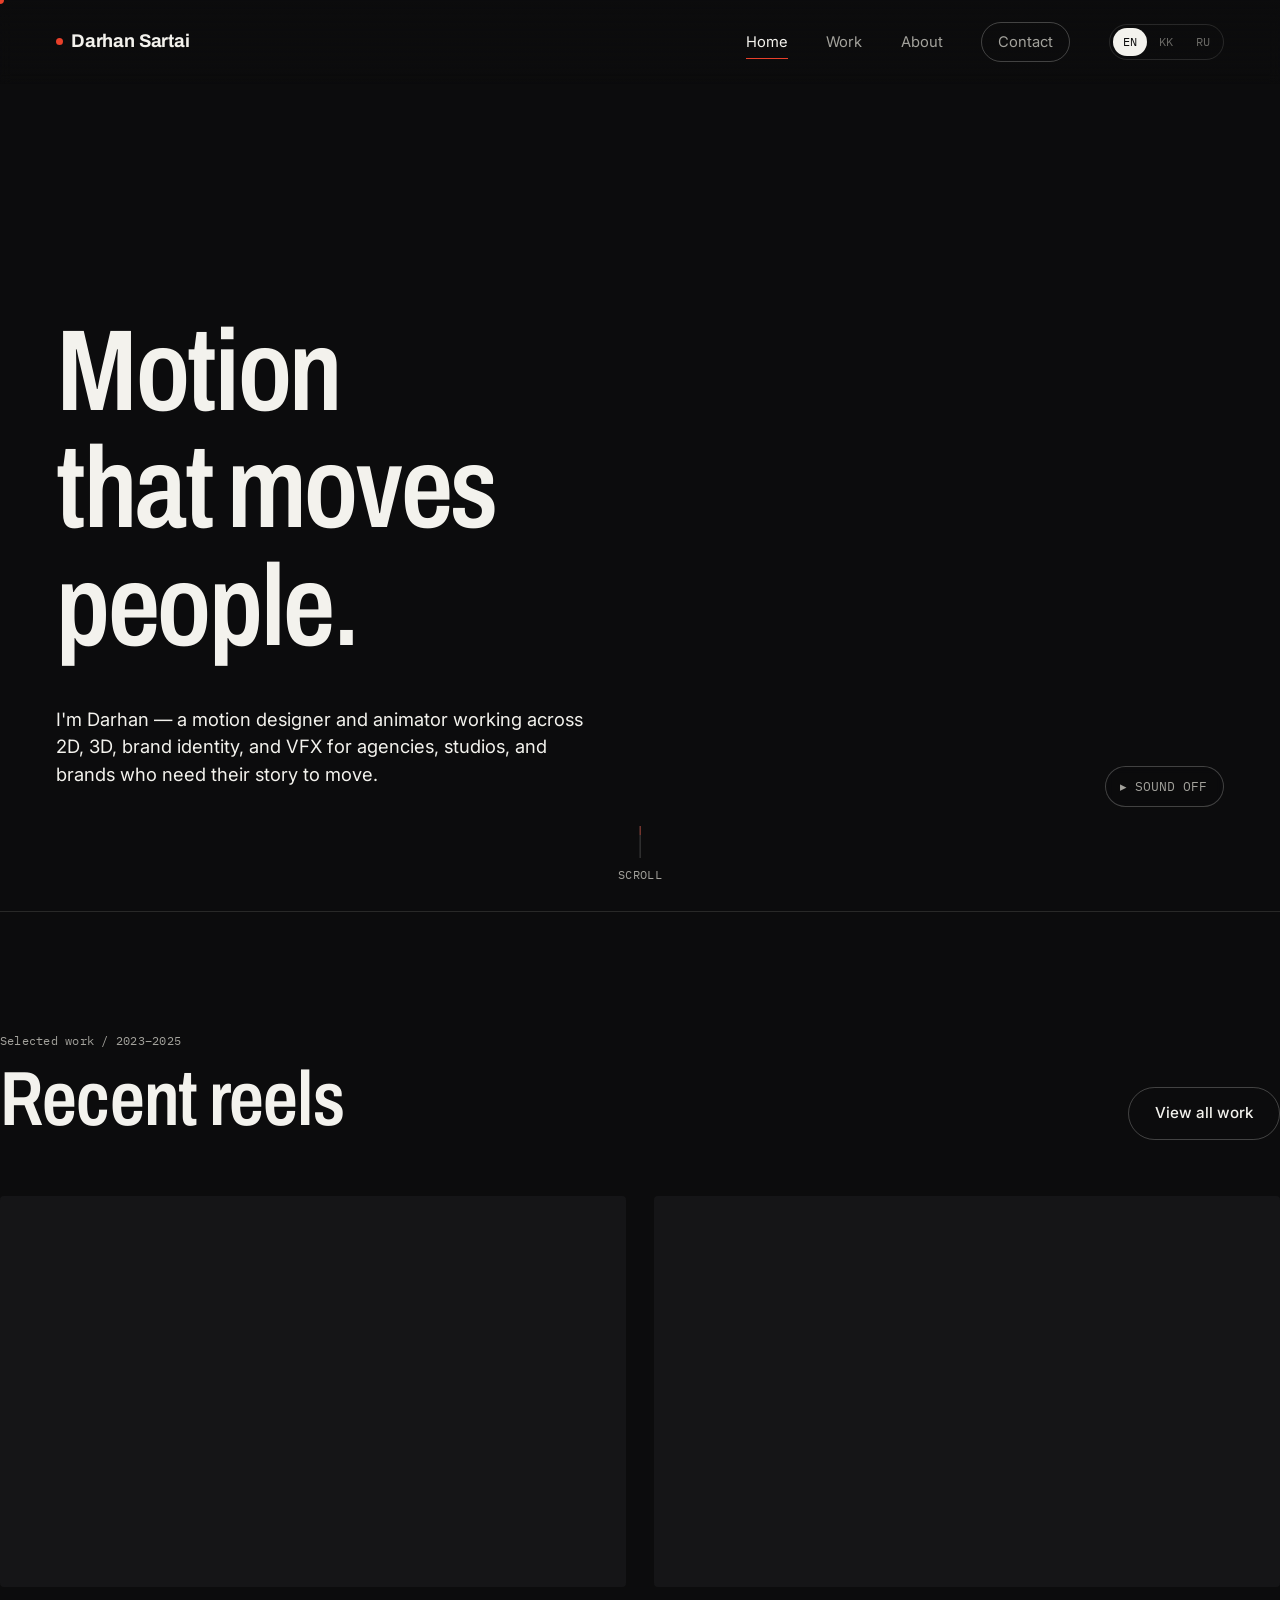
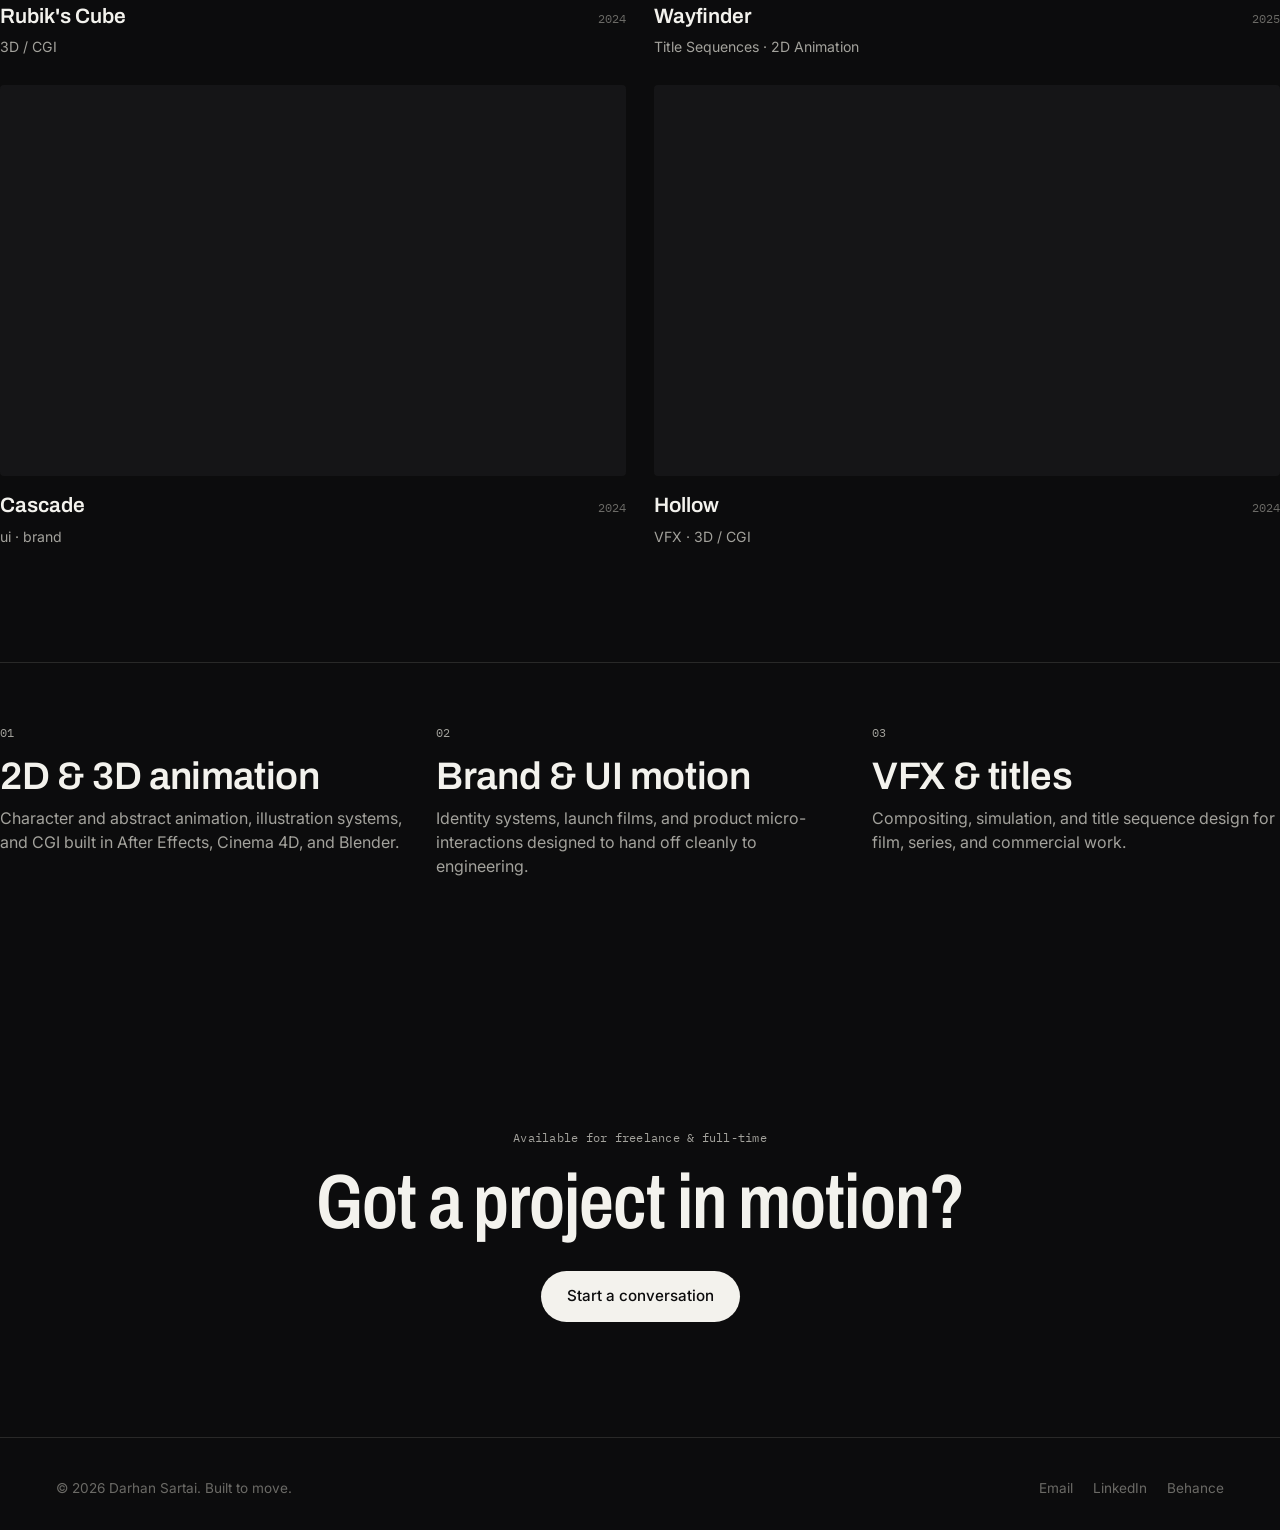
<file: index.html>
<!DOCTYPE html>
<html lang="en">
<head>
<meta charset="UTF-8" />
<meta name="viewport" content="width=device-width, initial-scale=1.0" />
<title>Darhan Sartai — Motion Designer</title>
<meta name="description" content="Darhan Sartai is a motion designer working across 2D animation, 3D/CGI, brand identity, UI motion, VFX, and title sequences. Based in Los Angeles, available for freelance and full-time work." />

<!-- Open Graph -->
<meta property="og:title" content="Darhan Sartai — Motion Designer" />
<meta property="og:description" content="Motion design and animation reel — 2D, 3D, brand, UI motion, VFX, and title sequences." />
<meta property="og:type" content="website" />
<meta property="og:image" content="assets/og-cover.jpg" />
<meta name="twitter:card" content="summary_large_image" />

<link rel="preconnect" href="https://fonts.googleapis.com" />
<link rel="preconnect" href="https://fonts.gstatic.com" crossorigin />
<link href="https://fonts.googleapis.com/css2?family=Archivo:wght@500;600;700;800&family=Inter:wght@400;500;600&family=IBM+Plex+Mono:wght@400;500&display=swap" rel="stylesheet" />
<link rel="stylesheet" href="css/style.css" />
</head>
<body>
<a class="skip-link" href="#main" data-i18n="skip_link">Skip to content</a>

<header class="site-header">
  <a href="index.html" class="brand"><span class="rec-dot" aria-hidden="true"></span><span data-i18n="brand_name">Darhan Sartai</span></a>
  <button class="nav-toggle" aria-label="Toggle menu" aria-expanded="false" data-i18n-aria="nav_toggle_aria">
    <span></span><span></span><span></span>
  </button>
  <nav class="main-nav" aria-label="Primary">
    <a href="index.html" class="is-active" data-i18n="nav_home">Home</a>
    <a href="work.html" data-i18n="nav_work">Work</a>
    <a href="about.html" data-i18n="nav_about">About</a>
    <a href="contact.html" class="nav-cta" data-i18n="nav_contact">Contact</a>
    <div class="lang-switch" role="group" data-i18n-aria="lang_switch_aria" aria-label="Language">
      <button type="button" data-lang="en">EN</button>
      <button type="button" data-lang="kk">KK</button>
      <button type="button" data-lang="ru">RU</button>
    </div>
  </nav>
</header>

<main id="main">

  <!-- HERO -->
  <section class="hero">
    <video
      class="hero-media"
      data-src="https://0690de8b.rubikscube-2mx.pages.dev/Rubik_s_Cube_Loop.mp4"
      data-autoplay
      autoplay muted loop playsinline
      aria-hidden="true"
    ></video>
    <div class="hero-scrim"></div>
    <div class="hero-content">
      <h1 class="display-xl" data-i18n-html="hero_headline_html">Motion<br />that moves<br />people.</h1>
      <div class="hero-tagline">
        <p class="lede" data-i18n="hero_lede">
          I'm Darhan — a motion designer and animator working across 2D, 3D,
          brand identity, and VFX for agencies, studios, and brands who need
          their story to move.
        </p>
        <button class="hero-sound-toggle" data-sound-toggle aria-pressed="false" data-cursor-hover>
          ▸ SOUND OFF
        </button>
      </div>
    </div>
    <div class="scroll-cue" aria-hidden="true"><span class="line"></span><span data-i18n="scroll_cue">SCROLL</span></div>
  </section>

  <!-- FEATURED WORK -->
  <section class="section container">
    <div class="section-head reveal">
      <div>
        <span class="eyebrow-mono" data-i18n="home_eyebrow_selected">Selected work / 2023–2025</span>
        <h2 class="display-lg" style="margin-top:10px;" data-i18n="home_recent_reels">Recent reels</h2>
      </div>
      <a href="work.html" class="btn btn-outline" data-cursor-hover data-i18n="home_view_all">View all work</a>
    </div>

    <div class="grid" id="featured-grid"></div>
  </section>

  <!-- CAPABILITIES STRIP -->
  <section class="section container" style="padding-top:0;">
    <div class="hr reveal" style="margin-bottom:56px;"></div>
    <div class="grid reveal">
      <div class="card span-4">
        <span class="eyebrow-mono">01</span>
        <h3 class="display-md" style="margin-top:14px;" data-i18n="cap1_title">2D &amp; 3D animation</h3>
        <p style="margin-top:10px;" data-i18n="cap1_body">Character and abstract animation, illustration systems, and CGI built in After Effects, Cinema 4D, and Blender.</p>
      </div>
      <div class="card span-4">
        <span class="eyebrow-mono">02</span>
        <h3 class="display-md" style="margin-top:14px;" data-i18n="cap2_title">Brand &amp; UI motion</h3>
        <p style="margin-top:10px;" data-i18n="cap2_body">Identity systems, launch films, and product micro-interactions designed to hand off cleanly to engineering.</p>
      </div>
      <div class="card span-4">
        <span class="eyebrow-mono">03</span>
        <h3 class="display-md" style="margin-top:14px;" data-i18n="cap3_title">VFX &amp; titles</h3>
        <p style="margin-top:10px;" data-i18n="cap3_body">Compositing, simulation, and title sequence design for film, series, and commercial work.</p>
      </div>
    </div>
  </section>

  <!-- CTA -->
  <section class="section container text-center reveal">
    <span class="eyebrow-mono" data-i18n="cta_eyebrow">Available for freelance &amp; full-time</span>
    <h2 class="display-lg" style="margin-top:16px;" data-i18n="cta_title">Got a project in motion?</h2>
    <a href="contact.html" class="btn btn-primary" style="margin-top:28px;" data-cursor-hover data-i18n="cta_button">Start a conversation</a>
  </section>

</main>

<footer class="site-footer">
  <span>© <span id="year"></span> <span data-i18n="brand_name">Darhan Sartai</span>. <span data-i18n="footer_tagline">Built to move.</span></span>
  <div class="footer-links">
    <a href="mailto:sartayevdarkhan@gmail.com?subject=Design%20work&body=Hi%3F%20Would%20you%20move%20something%20for%20me%3F" data-i18n="footer_email">Email</a>
    <a href="www.linkedin.com/in/darhan-sartai-8779721a7/" target="_blank" rel="noopener" data-i18n="footer_linkedin">LinkedIn</a>
    <a href="https://www.behance.net/sartayevda70a0" target="_blank" rel="noopener" data-i18n="footer_vimeo">Behance</a>
  </div>
</footer>

<div class="cinema-overlay" aria-hidden="true">
  <button class="cinema-close" data-cinema-close aria-label="Close cinema mode" data-i18n-aria="cinema_close_aria">✕</button>
  <video controls playsinline></video>
</div>

<script src="js/data.js"></script>
<script src="js/i18n.js"></script>
<script>
  document.getElementById("year").textContent = new Date().getFullYear();

  // Render featured grid from data.js, localized to the current language.
  function renderFeaturedGrid() {
    const lang = getLang();
    const featured = PROJECTS.filter((p) => p.featured);
    const gridEl = document.getElementById("featured-grid");
    gridEl.innerHTML = featured
      .map((p) => {
        const catLabels = p.categories.map((c) => categoryLabel(c, lang)).join(" · ");
        return `
        <article class="card reveal is-visible">
          <a class="card-link" href="project.html?p=${p.slug}" data-cursor-hover>
            <div class="card-media">
              <video muted loop playsinline preload="none"
                data-src="${p.video.src}"
                data-autoplay
                onmouseenter="this.play&&this.play().catch(()=>{})"
                onmouseleave="this.pause&&this.pause()"
              ></video>
              <div class="card-play"><div class="card-play-ring">${'<svg viewBox="0 0 24 24"><polygon points="6,4 20,12 6,20"/></svg>'}</div></div>
            </div>
            <div class="card-meta">
              <span class="card-title">${p.title}</span>
              <span class="card-sub tc">${p.year}</span>
            </div>
            <div class="card-cats">${catLabels}</div>
          </a>
        </article>`;
      })
      .join("");

    // Lazy-load the videos just injected.
    document.querySelectorAll("#featured-grid video[data-src]").forEach((v) => {
      const io = new IntersectionObserver((entries) => {
        entries.forEach((e) => {
          if (e.isIntersecting && !e.target.src) e.target.src = e.target.getAttribute("data-src");
        });
      }, { rootMargin: "200px" });
      io.observe(v);
    });
  }

  renderFeaturedGrid();
  window.addEventListener("langchange", renderFeaturedGrid);
</script>
<script src="js/main.js"></script>
</body>
</html>
</file>
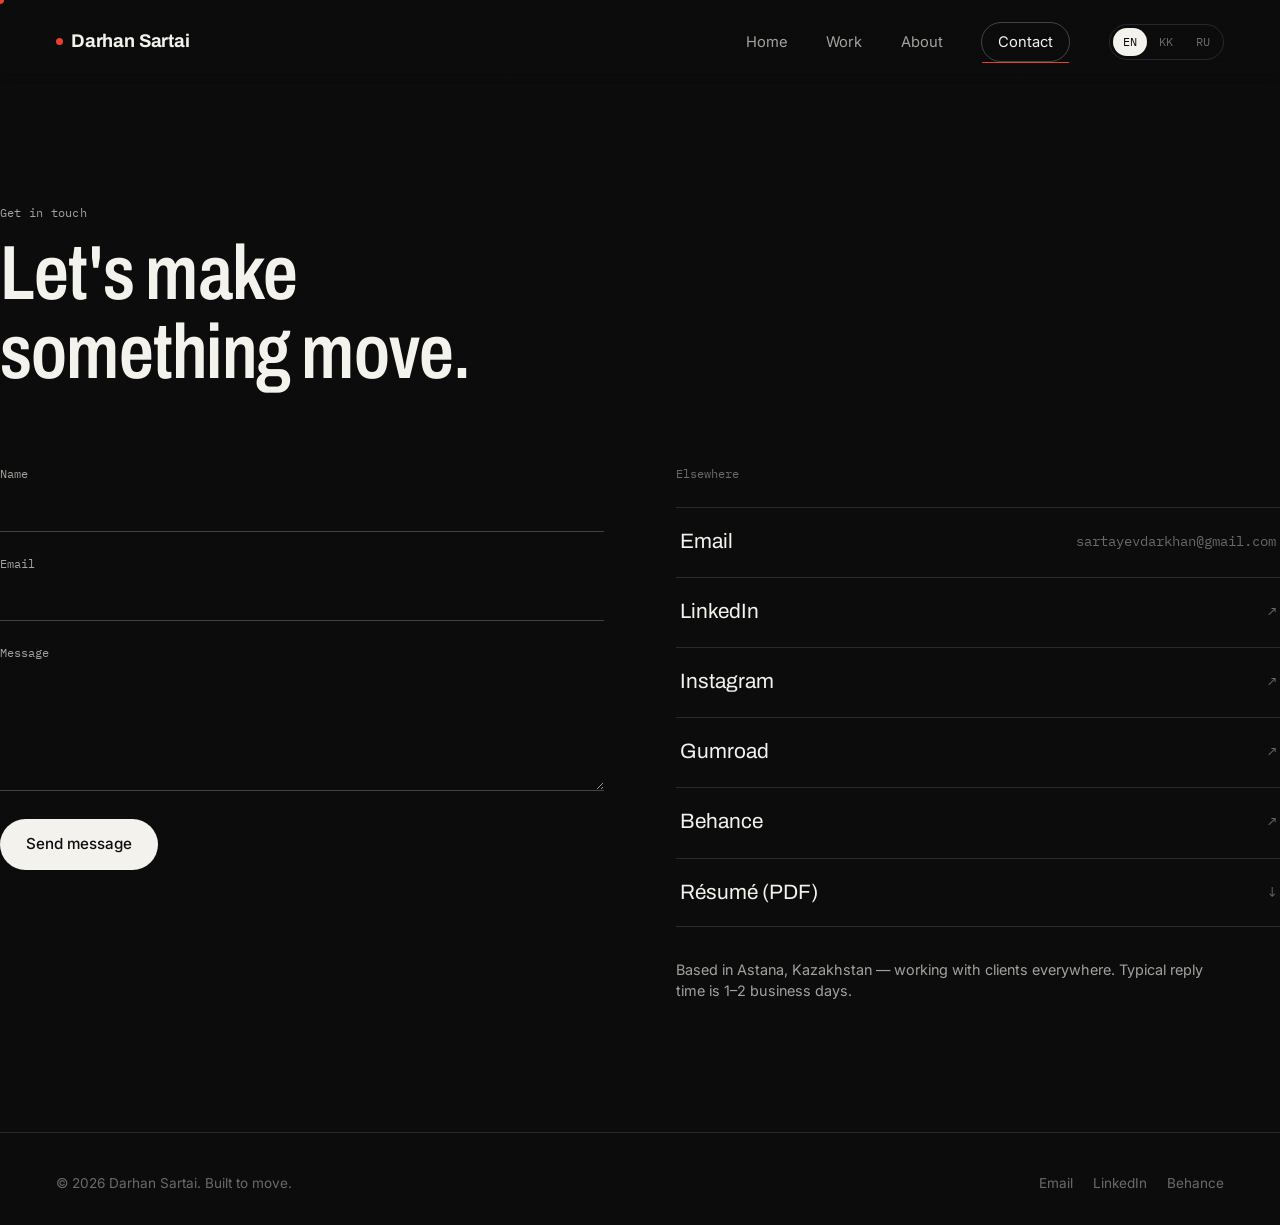
<file: contact.html>
<!DOCTYPE html>
<html lang="en">
<head>
<meta charset="UTF-8" />
<meta name="viewport" content="width=device-width, initial-scale=1.0" />
<title>Contact — Darhan Sartai</title>
<meta name="description" content="Get in touch with Darhan Sartai about freelance or full-time motion design work." />
<meta property="og:title" content="Contact — Darhan Sartai, Motion Designer" />
<meta property="og:type" content="website" />
<link rel="preconnect" href="https://fonts.googleapis.com" />
<link rel="preconnect" href="https://fonts.gstatic.com" crossorigin />
<link href="https://fonts.googleapis.com/css2?family=Archivo:wght@500;600;700;800&family=Inter:wght@400;500;600&family=IBM+Plex+Mono:wght@400;500&display=swap" rel="stylesheet" />
<link rel="stylesheet" href="css/style.css" />
</head>
<body>
<a class="skip-link" href="#main" data-i18n="skip_link">Skip to content</a>

<header class="site-header">
  <a href="index.html" class="brand"><span class="rec-dot" aria-hidden="true"></span><span data-i18n="brand_name">Darhan Sartai</span></a>
  <button class="nav-toggle" aria-label="Toggle menu" aria-expanded="false" data-i18n-aria="nav_toggle_aria">
    <span></span><span></span><span></span>
  </button>
  <nav class="main-nav" aria-label="Primary">
    <a href="index.html" data-i18n="nav_home">Home</a>
    <a href="work.html" data-i18n="nav_work">Work</a>
    <a href="about.html" data-i18n="nav_about">About</a>
    <a href="contact.html" class="nav-cta is-active" data-i18n="nav_contact">Contact</a>
    <div class="lang-switch" role="group" data-i18n-aria="lang_switch_aria" aria-label="Language">
      <button type="button" data-lang="en">EN</button>
      <button type="button" data-lang="kk">KK</button>
      <button type="button" data-lang="ru">RU</button>
    </div>
  </nav>
</header>

<main id="main">
  <section class="section container">
    <span class="eyebrow-mono reveal" data-i18n="contact_eyebrow">Get in touch</span>
    <h1 class="display-lg reveal" style="margin-top:12px; max-width:16ch;" data-i18n="contact_title">Let's make something move.</h1>

    <div class="contact-grid mt-lg">
      <div class="reveal">
        <form id="contact-form" novalidate>
          <div class="field" id="field-name">
            <label for="name" data-i18n="contact_name">Name</label>
            <input type="text" id="name" name="name" autocomplete="name" required />
            <span class="field-error" data-i18n="contact_name_error">Please enter your name.</span>
          </div>
          <div class="field" id="field-email">
            <label for="email" data-i18n="contact_email">Email</label>
            <input type="email" id="email" name="email" autocomplete="email" required />
            <span class="field-error" data-i18n="contact_email_error">Please enter a valid email address.</span>
          </div>
          <div class="field" id="field-message">
            <label for="message" data-i18n="contact_message">Message</label>
            <textarea id="message" name="message" rows="5" required></textarea>
            <span class="field-error" data-i18n="contact_message_error">Tell me a little about the project.</span>
          </div>
          <button type="submit" class="btn btn-primary" data-cursor-hover data-i18n="contact_send">Send message</button>
          <p class="form-status" id="form-status" role="status"></p>
        </form>
      </div>

      <div class="reveal">
        <span class="sidebar-label" data-i18n="contact_elsewhere">Elsewhere</span>
        <ul class="social-list">
          <li><a href="mailto:sartayevdarkhan@gmail.com?subject=Design%20work&body=Hi%3F%20Would%20you%20move%20something%20for%20me%3F" data-cursor-hover><span data-i18n="footer_email">Email</span><span class="arrow">sartayevdarkhan@gmail.com</span></a></li>
          <li><a href="https://www.linkedin.com/in/darhan-sartai-8779721a7/" target="_blank" rel="noopener" data-cursor-hover>LinkedIn<span class="arrow">↗</span></a></li>
          <li><a href="https://www.instagram.com/d.sartayev?stkn=MW9mNG4wNTU5cG1kbQ==" target="_blank" rel="noopener" data-cursor-hover>Instagram<span class="arrow">↗</span></a></li>
          <li><a href="https://gumroad.com" target="_blank" rel="noopener" data-cursor-hover>Gumroad<span class="arrow">↗</span></a></li>
          <li><a href="https://www.behance.net/sartayevda70a0" target="_blank" rel="noopener" data-cursor-hover>Behance<span class="arrow">↗</span></a></li>
          <li><a href="assets/Darhan-Sartai-resume.pdf" data-cursor-hover><span data-i18n="contact_resume_link">Résumé (PDF)</span><span class="arrow">↓</span></a></li>
        </ul>
        <p style="margin-top:32px; font-size:0.9rem;" data-i18n="contact_location_note">Based in Astana, Kazakhstan — working with clients everywhere. Typical reply time is 1–2 business days.</p>
      </div>
    </div>
  </section>
</main>

<footer class="site-footer">
  <span>© <span id="year"></span> <span data-i18n="brand_name">Darhan Sartai</span>. <span data-i18n="footer_tagline">Built to move.</span></span>
  <div class="footer-links">
    <a href="mailto:sartayevdarkhan@gmail.com?subject=Design%20work&body=Hi%3F%20Would%20you%20move%20something%20for%20me%3F" data-i18n="footer_email">Email</a>
    <a href="https://www.linkedin.com/in/darhan-sartai-8779721a7/" target="_blank" rel="noopener" data-i18n="footer_linkedin">LinkedIn</a>
    <a href="https://www.behance.net/sartayevda70a0" target="_blank" rel="noopener" data-i18n="footer_vimeo">Behance</a>
  </div>
</footer>

<script src="js/i18n.js"></script>
<script>
  document.getElementById("year").textContent = new Date().getFullYear();

  /**
   * Contact form: client-side validation + graceful fallback.
   *
   * OUT OF THE BOX this opens the visitor's email client via a
   * mailto: link pre-filled with their message (works with zero
   * backend). To send silently instead, sign up for a form
   * service (Formspree, Web3Forms, Resend, etc.), replace the
   * FORM_ENDPOINT value below with the endpoint they give you,
   * and this same handler will POST to it instead of using mailto.
   */
  const FORM_ENDPOINT = ""; // e.g. "https://formspree.io/f/xxxxxxx"
  const DEST_EMAIL = "sartayevdarkhan@gmail.com";

  const form = document.getElementById("contact-form");
  const status = document.getElementById("form-status");

  function setError(fieldId, hasError) {
    document.getElementById(fieldId).classList.toggle("has-error", hasError);
  }

  function validate() {
    const name = document.getElementById("name").value.trim();
    const email = document.getElementById("email").value.trim();
    const message = document.getElementById("message").value.trim();
    const emailOk = /^[^\s@]+@[^\s@]+\.[^\s@]+$/.test(email);

    setError("field-name", !name);
    setError("field-email", !emailOk);
    setError("field-message", !message);

    return name && emailOk && message ? { name, email, message } : null;
  }

  form.addEventListener("submit", async (e) => {
    e.preventDefault();
    const data = validate();
    if (!data) {
      status.textContent = t("contact_status_fix");
      status.className = "form-status is-visible is-error";
      return;
    }

    if (FORM_ENDPOINT) {
      try {
        status.textContent = t("contact_status_sending");
        status.className = "form-status is-visible";
        const res = await fetch(FORM_ENDPOINT, {
          method: "POST",
          headers: { "Content-Type": "application/json", Accept: "application/json" },
          body: JSON.stringify(data),
        });
        if (!res.ok) throw new Error("Request failed");
        status.textContent = t("contact_status_success");
        status.className = "form-status is-visible is-success";
        form.reset();
      } catch (err) {
        status.textContent = t("contact_status_error");
        status.className = "form-status is-visible is-error";
      }
    } else {
      // No backend configured — fall back to a pre-filled mailto link.
      const subject = encodeURIComponent(`Project inquiry from ${data.name}`);
      const body = encodeURIComponent(`${data.message}\n\n— ${data.name} (${data.email})`);
      window.location.href = `mailto:${DEST_EMAIL}?subject=${subject}&body=${body}`;
      status.textContent = t("contact_status_mailto");
      status.className = "form-status is-visible is-success";
    }
  });
</script>
<script src="js/main.js"></script>
</body>
</html>
</file>
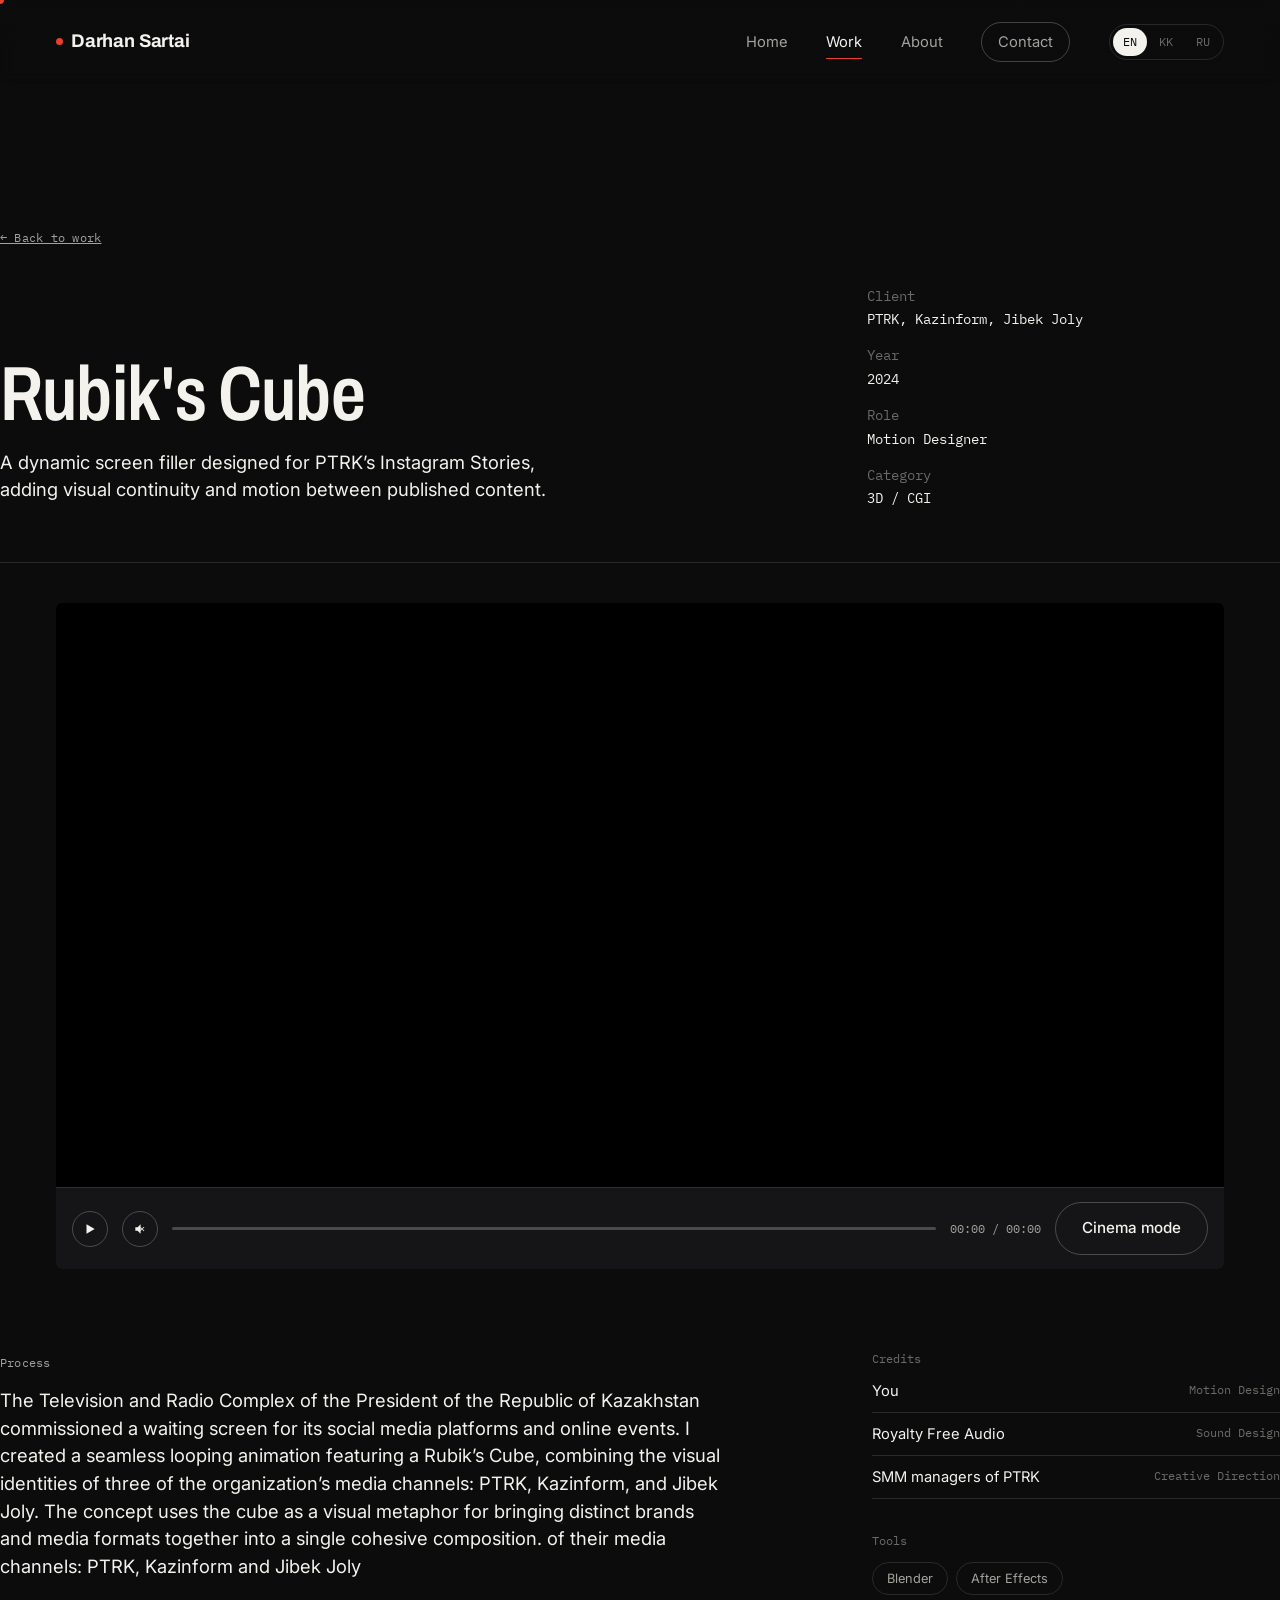
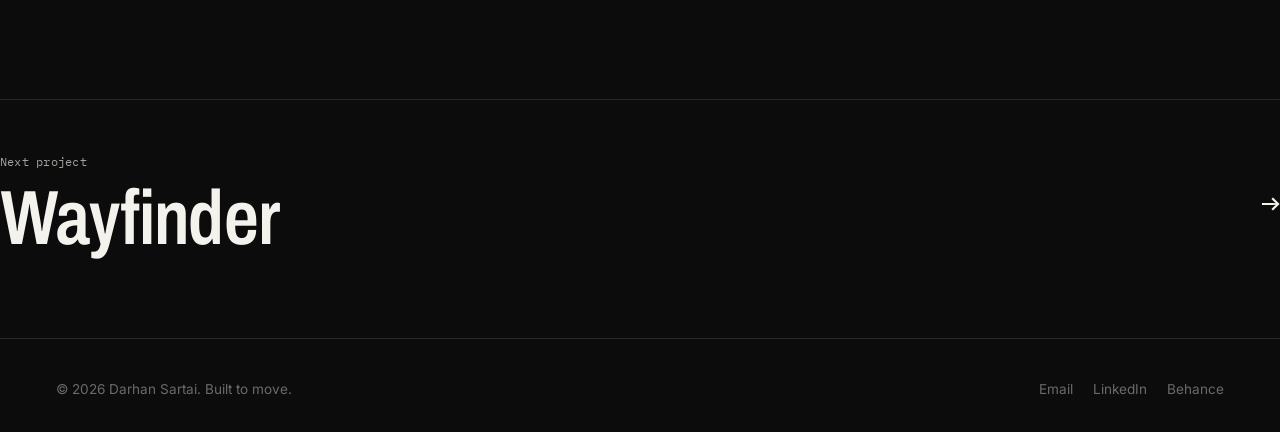
<file: project.html>
<!DOCTYPE html>
<html lang="en">
<head>
<meta charset="UTF-8" />
<meta name="viewport" content="width=device-width, initial-scale=1.0" />
<title id="doc-title">Project — Darhan Sartai</title>
<meta id="meta-description" name="description" content="" />
<meta id="og-title" property="og:title" content="" />
<meta id="og-description" property="og:description" content="" />
<meta property="og:type" content="video.other" />
<meta id="og-image" property="og:image" content="" />
<link rel="preconnect" href="https://fonts.googleapis.com" />
<link rel="preconnect" href="https://fonts.gstatic.com" crossorigin />
<link href="https://fonts.googleapis.com/css2?family=Archivo:wght@500;600;700;800&family=Inter:wght@400;500;600&family=IBM+Plex+Mono:wght@400;500&display=swap" rel="stylesheet" />
<link rel="stylesheet" href="css/style.css" />
</head>
<body>
<a class="skip-link" href="#main" data-i18n="skip_link">Skip to content</a>

<header class="site-header">
  <a href="index.html" class="brand"><span class="rec-dot" aria-hidden="true"></span><span data-i18n="brand_name">Darhan Sartai</span></a>
  <button class="nav-toggle" aria-label="Toggle menu" aria-expanded="false" data-i18n-aria="nav_toggle_aria">
    <span></span><span></span><span></span>
  </button>
  <nav class="main-nav" aria-label="Primary">
    <a href="index.html" data-i18n="nav_home">Home</a>
    <a href="work.html" class="is-active" data-i18n="nav_work">Work</a>
    <a href="about.html" data-i18n="nav_about">About</a>
    <a href="contact.html" class="nav-cta" data-i18n="nav_contact">Contact</a>
    <div class="lang-switch" role="group" data-i18n-aria="lang_switch_aria" aria-label="Language">
      <button type="button" data-lang="en">EN</button>
      <button type="button" data-lang="kk">KK</button>
      <button type="button" data-lang="ru">RU</button>
    </div>
  </nav>
</header>

<main id="main">
  <!-- Everything below is populated by js/project.js from data.js -->
  <section class="project-hero container">
    <a href="work.html" class="eyebrow-mono" style="text-decoration:underline;" data-i18n="proj_back">← Back to work</a>
    <div class="project-hero-grid" style="margin-top:24px;">
      <div>
        <h1 class="display-lg" id="p-title">—</h1>
        <p class="lede" id="p-blurb" style="margin-top:14px;"></p>
      </div>
      <dl class="project-facts">
        <div><dt data-i18n="proj_client">Client</dt><dd id="p-client">—</dd></div>
        <div><dt data-i18n="proj_year">Year</dt><dd id="p-year">—</dd></div>
        <div><dt data-i18n="proj_role">Role</dt><dd id="p-role">—</dd></div>
        <div><dt data-i18n="proj_category">Category</dt><dd id="p-cats">—</dd></div>
      </dl>
    </div>
  </section>

  <section class="container">
    <div class="player-wrap" data-player>
      <video id="main-video" muted loop playsinline preload="none" aria-label="Project reel" data-i18n-aria="proj_reel_aria"></video>
      <div class="player-controls">
        <button class="player-btn" data-play aria-label="Play"></button>
        <button class="player-btn" data-mute aria-label="Mute"></button>
        <div class="player-scrub" data-scrub role="slider" aria-label="Seek" tabindex="0">
          <div class="player-scrub-fill" data-scrub-fill></div>
        </div>
        <span class="player-time tc" data-time>00:00 / 00:00</span>
        <button class="btn btn-outline cinema-btn" data-cinema-open="#main-video" data-cursor-hover data-i18n="proj_cinema">
          Cinema mode
        </button>
      </div>
    </div>
  </section>

  <section class="container project-body">
    <div>
      <span class="eyebrow-mono" data-i18n="proj_process">Process</span>
      <p class="lede" id="p-description" style="margin-top:14px; max-width:60ch;"></p>

      <div id="breakdown-block" style="display:none; margin-top:56px;">
        <span class="eyebrow-mono" data-i18n="proj_breakdown_eyebrow">Before / after — breakdown</span>
        <div class="player-wrap" data-player style="margin-top:20px;">
          <video id="breakdown-video" muted loop playsinline preload="none"></video>
          <div class="player-controls">
            <button class="player-btn" data-play aria-label="Play"></button>
            <button class="player-btn" data-mute aria-label="Mute"></button>
            <div class="player-scrub" data-scrub role="slider" aria-label="Seek" tabindex="0">
              <div class="player-scrub-fill" data-scrub-fill></div>
            </div>
            <span class="player-time tc" data-time>00:00 / 00:00</span>
          </div>
        </div>
      </div>
    </div>

    <aside>
      <div class="sidebar-block">
        <span class="sidebar-label" data-i18n="proj_credits">Credits</span>
        <ul class="credit-list" id="p-credits"></ul>
      </div>
      <div class="sidebar-block">
        <span class="sidebar-label" data-i18n="proj_tools">Tools</span>
        <div class="tool-tags" id="p-tools"></div>
      </div>
    </aside>
  </section>

  <section class="container next-project">
    <a class="next-project-link" id="next-project-link" href="work.html" data-cursor-hover>
      <div>
        <span class="eyebrow-mono" data-i18n="proj_next">Next project</span>
        <h3 class="display-lg" id="next-project-title" style="margin-top:8px;">—</h3>
      </div>
      <span class="tc" style="font-size:2rem;">→</span>
    </a>
  </section>
</main>

<footer class="site-footer">
  <span>© <span id="year"></span> <span data-i18n="brand_name">Darhan Sartai</span>. <span data-i18n="footer_tagline">Built to move.</span></span>
  <div class="footer-links">
    <a href="mailto:sartayevdarkhan@gmail.com?subject=Design%20work&body=Hi%3F%20Would%20you%20move%20something%20for%20me%3F" data-i18n="footer_email">Email</a>
    <a href="www.linkedin.com/in/darhan-sartai-8779721a7" target="_blank" rel="noopener" data-i18n="footer_linkedin">LinkedIn</a>
    <a href="https://www.behance.net/sartayevda70a0" target="_blank" rel="noopener" data-i18n="footer_vimeo">Behance</a>
  </div>
</footer>

<div class="cinema-overlay" aria-hidden="true">
  <button class="cinema-close" data-cinema-close aria-label="Close cinema mode" data-i18n-aria="cinema_close_aria">✕</button>
  <video controls playsinline></video>
</div>

<script src="js/data.js"></script>
<script src="js/i18n.js"></script>
<script src="js/project.js"></script>
<script src="js/main.js"></script>
</body>
</html>
</file>
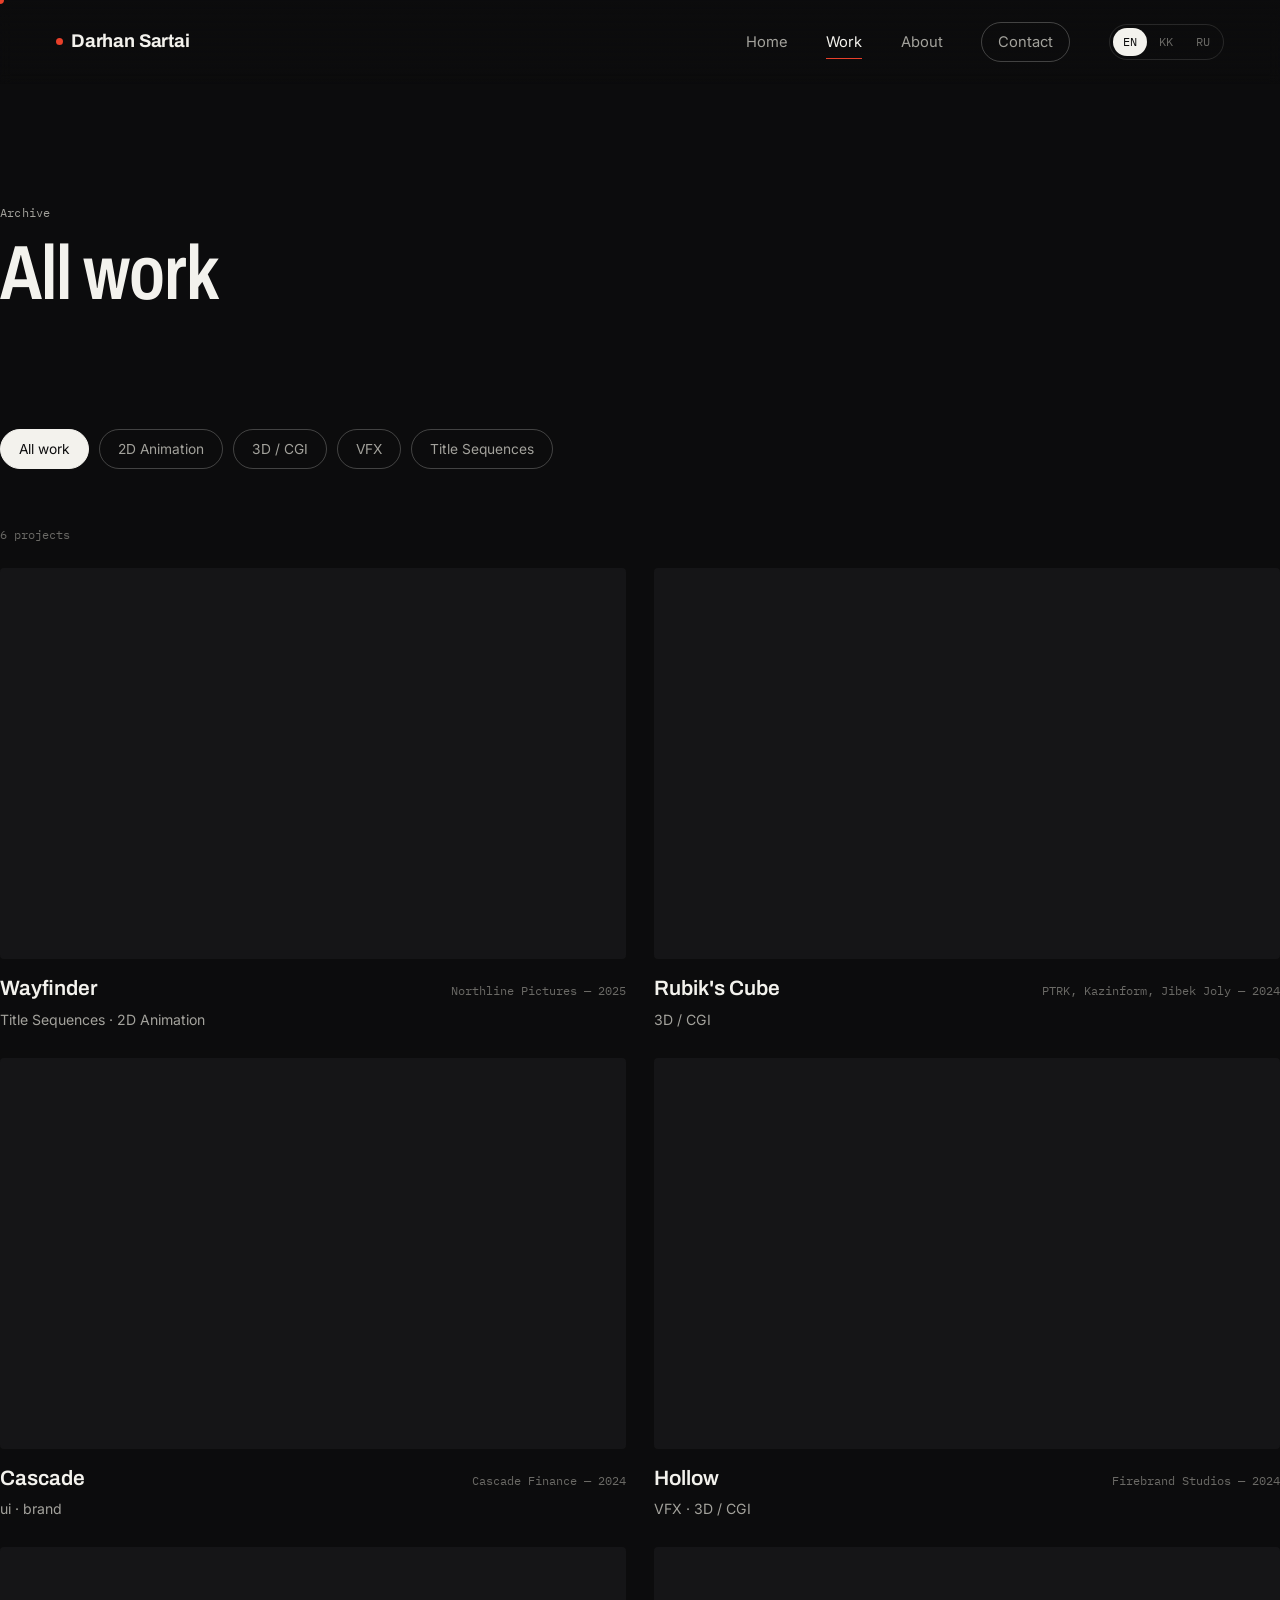
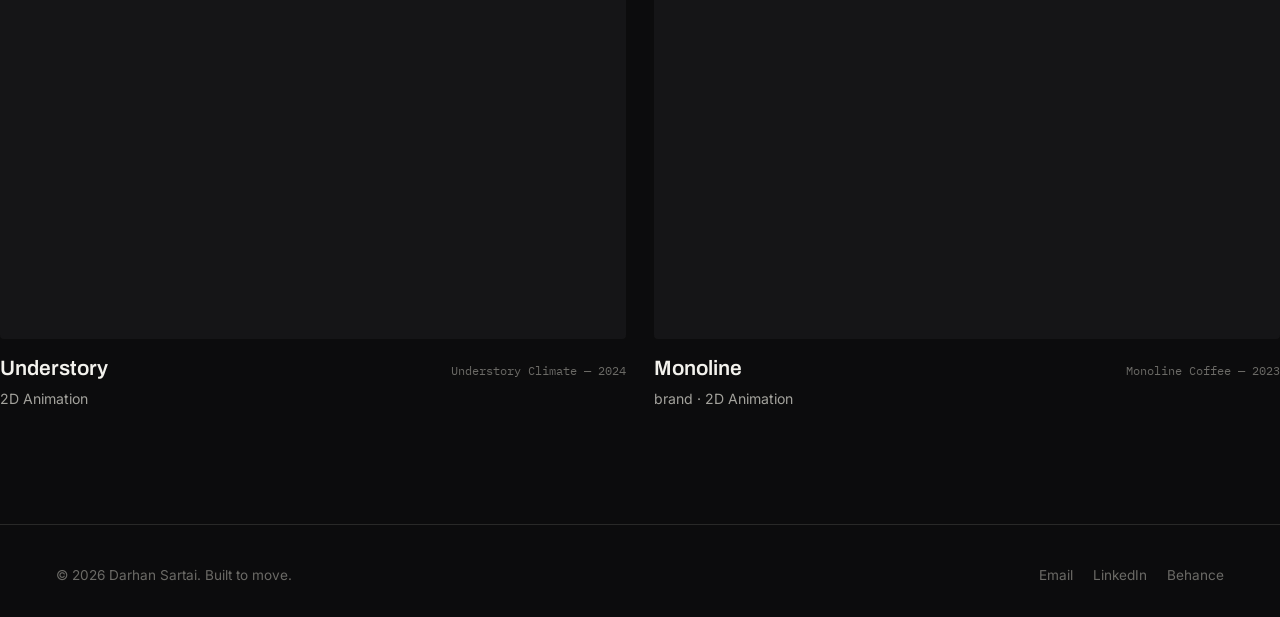
<file: work.html>
<!DOCTYPE html>
<html lang="en">
<head>
<meta charset="UTF-8" />
<meta name="viewport" content="width=device-width, initial-scale=1.0" />
<title>Work — Darhan Sartai</title>
<meta name="description" content="Motion design and animation projects across 2D, 3D, brand identity, UI motion, VFX, and title sequences." />
<meta property="og:title" content="Work — Darhan Sartai, Motion Designer" />
<meta property="og:description" content="Browse the full reel archive, filterable by discipline." />
<meta property="og:type" content="website" />
<link rel="preconnect" href="https://fonts.googleapis.com" />
<link rel="preconnect" href="https://fonts.gstatic.com" crossorigin />
<link href="https://fonts.googleapis.com/css2?family=Archivo:wght@500;600;700;800&family=Inter:wght@400;500;600&family=IBM+Plex+Mono:wght@400;500&display=swap" rel="stylesheet" />
<link rel="stylesheet" href="css/style.css" />
</head>
<body>
<a class="skip-link" href="#main" data-i18n="skip_link">Skip to content</a>

<header class="site-header">
  <a href="index.html" class="brand"><span class="rec-dot" aria-hidden="true"></span><span data-i18n="brand_name">Darhan Sartai</span></a>
  <button class="nav-toggle" aria-label="Toggle menu" aria-expanded="false" data-i18n-aria="nav_toggle_aria">
    <span></span><span></span><span></span>
  </button>
  <nav class="main-nav" aria-label="Primary">
    <a href="index.html" data-i18n="nav_home">Home</a>
    <a href="work.html" class="is-active" data-i18n="nav_work">Work</a>
    <a href="about.html" data-i18n="nav_about">About</a>
    <a href="contact.html" class="nav-cta" data-i18n="nav_contact">Contact</a>
    <div class="lang-switch" role="group" data-i18n-aria="lang_switch_aria" aria-label="Language">
      <button type="button" data-lang="en">EN</button>
      <button type="button" data-lang="kk">KK</button>
      <button type="button" data-lang="ru">RU</button>
    </div>
  </nav>
</header>

<main id="main">
  <section class="section container" style="padding-bottom:0;">
    <span class="eyebrow-mono" data-i18n="work_eyebrow">Archive</span>
    <h1 class="display-lg" style="margin-top:12px;" data-i18n="work_title">All work</h1>
  </section>

  <section class="section container">
    <div class="filter-bar" id="filter-bar" role="group" aria-label="Filter by category" data-i18n-aria="work_aria_filter"></div>
    <p class="results-count" id="results-count" aria-live="polite"></p>
    <div class="grid" id="work-grid"></div>
    <p id="empty-state" style="display:none; margin-top:24px;" data-i18n-html="work_empty_html">No projects match this filter yet — check back soon, or <a href="contact.html" style="text-decoration:underline;">get in touch</a> about a brief like this.</p>
  </section>
</main>

<footer class="site-footer">
  <span>© <span id="year"></span> <span data-i18n="brand_name">Darhan Sartai</span>. <span data-i18n="footer_tagline">Built to move.</span></span>
  <div class="footer-links">
    <a href="mailto:sartayevdarkhan@gmail.com?subject=Design%20work&body=Hi%3F%20Would%20you%20move%20something%20for%20me%3F" data-i18n="footer_email">Email</a>
    <a href="www.linkedin.com/in/darhan-sartai-8779721a7" target="_blank" rel="noopener" data-i18n="footer_linkedin">LinkedIn</a>
    <a href="https://www.behance.net/sartayevda70a0" target="_blank" rel="noopener" data-i18n="footer_vimeo">Behance</a>
  </div>
</footer>

<script src="js/data.js"></script>
<script src="js/i18n.js"></script>
<script>
  document.getElementById("year").textContent = new Date().getFullYear();

  const PLAY_ICON = '<svg viewBox="0 0 24 24"><polygon points="6,4 20,12 6,20"/></svg>';

  const params = new URLSearchParams(location.search);
  let activeFilter = params.get("cat") || "all";

  const filterBar = document.getElementById("filter-bar");
  const gridEl = document.getElementById("work-grid");
  const countEl = document.getElementById("results-count");
  const emptyEl = document.getElementById("empty-state");

  function renderFilters() {
    const lang = getLang();
    const chips = [{ id: "all", label: t("work_filter_all", lang) }].concat(
      CATEGORIES.map((c) => ({ id: c.id, label: categoryLabel(c.id, lang) }))
    );
    filterBar.innerHTML = chips
      .map(
        (c) =>
          `<button class="filter-chip${c.id === activeFilter ? " is-active" : ""}" data-filter="${c.id}" data-cursor-hover>${c.label}</button>`
      )
      .join("");
    filterBar.querySelectorAll(".filter-chip").forEach((btn) => {
      btn.addEventListener("click", () => {
        activeFilter = btn.getAttribute("data-filter");
        const url = new URL(location.href);
        activeFilter === "all" ? url.searchParams.delete("cat") : url.searchParams.set("cat", activeFilter);
        history.replaceState(null, "", url);
        renderFilters();
        renderGrid();
      });
    });
  }

  function renderGrid() {
    const lang = getLang();
    const filtered = PROJECTS.filter(
      (p) => activeFilter === "all" || p.categories.includes(activeFilter)
    ).sort((a, b) => b.year - a.year);

    countEl.textContent = formatWorkCount(filtered.length, lang);
    emptyEl.style.display = filtered.length ? "none" : "block";

    gridEl.innerHTML = filtered
      .map((p) => {
        const catLabels = p.categories.map((c) => categoryLabel(c, lang)).join(" · ");
        return `
        <article class="card reveal is-visible">
          <a class="card-link" href="project.html?p=${p.slug}" data-cursor-hover>
            <div class="card-media">
              <video muted loop playsinline preload="none" data-src="${p.video.src}"
                onmouseenter="this.src||(this.src=this.dataset.src);this.play&&this.play().catch(()=>{})"
                onmouseleave="this.pause&&this.pause()"
              ></video>
              <div class="card-play"><div class="card-play-ring">${PLAY_ICON}</div></div>
            </div>
            <div class="card-meta">
              <span class="card-title">${p.title}</span>
              <span class="card-sub tc">${p.client} — ${p.year}</span>
            </div>
            <div class="card-cats">${catLabels}</div>
          </a>
        </article>`;
      })
      .join("");
  }

  function renderAll() {
    renderFilters();
    renderGrid();
  }

  renderAll();
  window.addEventListener("langchange", renderAll);
</script>
<script src="js/main.js"></script>
</body>
</html>
</file>
<file: css/style.css>
/* =========================================================
   DESIGN TOKENS
   A near-black graphite stage (not pure black) so video color
   and grain read as intended. One accent: a tally-light red,
   the recording indicator every editor already reads as "live/
   watch this" — grounded in the subject matter rather than
   decorative. Display type is a condensed grotesk (frame-width
   language fits a timeline-based craft); UI text is a plain
   sans; timecodes/meta use a monospace, the literal readout
   typeface of every NLE and compositor.
   ========================================================= */
:root {
  --bg: #0c0c0d;
  --surface: #151517;
  --surface-2: #1c1c1f;
  --line: rgba(243, 242, 237, 0.12);
  --line-strong: rgba(243, 242, 237, 0.24);
  --text: #f3f2ed;
  --text-dim: #a3a29c;
  --text-faint: #6b6a66;
  --accent: #e8402a;
  --accent-dim: #7a2318;

  --font-display: "Archivo", "Arial Narrow", sans-serif;
  --font-body: "Inter", -apple-system, BlinkMacSystemFont, sans-serif;
  --font-mono: "IBM Plex Mono", ui-monospace, monospace;

  --ease: cubic-bezier(0.22, 1, 0.36, 1);
  --container: 1400px;
  --gutter: clamp(24px, 6vw, 56px);
}

* { box-sizing: border-box; }
html { scroll-behavior: smooth; overflow-x: hidden; }
@media (prefers-reduced-motion: reduce) {
  html { scroll-behavior: auto; }
  *, *::before, *::after {
    animation-duration: 0.001ms !important;
    animation-iteration-count: 1 !important;
    transition-duration: 0.001ms !important;
    scroll-behavior: auto !important;
  }
}

body {
  margin: 0;
  overflow-x: hidden;
  background: var(--bg);
  color: var(--text);
  font-family: var(--font-body);
  font-size: 16px;
  line-height: 1.5;
  -webkit-font-smoothing: antialiased;
}

img, video { max-width: 100%; display: block; }
a { color: inherit; text-decoration: none; }
button { font: inherit; color: inherit; background: none; border: 0; cursor: pointer; }

::selection { background: var(--accent); color: #fff; }

.container {
  max-width: var(--container);
  margin: 0 auto;
  padding: 0 var(--gutter);
}

/* Focus visibility — never suppressed */
a:focus-visible,
button:focus-visible,
input:focus-visible,
textarea:focus-visible {
  outline: 2px solid var(--accent);
  outline-offset: 3px;
}

.visually-hidden {
  position: absolute;
  width: 1px; height: 1px;
  overflow: hidden;
  clip: rect(0 0 0 0);
  white-space: nowrap;
}

.skip-link {
  position: absolute;
  top: -100px;
  left: 16px;
  background: var(--accent);
  color: #fff;
  padding: 10px 16px;
  z-index: 200;
  transition: top 0.2s var(--ease);
}
.skip-link:focus { top: 16px; }

/* =========================================================
   TYPOGRAPHY
   ========================================================= */
h1, h2, h3, h4 {
  font-family: var(--font-display);
  font-weight: 600;
  letter-spacing: -0.01em;
  line-height: 1.02;
  margin: 0;
}

.display-xl {
  font-size: clamp(3.2rem, 9vw, 8.5rem);
  font-stretch: condensed;
  letter-spacing: -0.02em;
}
.display-lg {
  font-size: clamp(2.4rem, 6vw, 5rem);
  font-stretch: condensed;
}
.display-md { font-size: clamp(1.6rem, 3vw, 2.4rem); }

.eyebrow-mono {
  font-family: var(--font-mono);
  font-size: 0.78rem;
  color: var(--text-dim);
  letter-spacing: 0.02em;
}

.tc {
  font-family: var(--font-mono);
  font-variant-numeric: tabular-nums;
}

p { color: var(--text-dim); max-width: 62ch; }
.lede { font-size: 1.15rem; color: var(--text); max-width: 46ch; }

/* =========================================================
   HEADER / NAV
   ========================================================= */
.site-header {
  position: sticky;
  top: 0;
  z-index: 100;
  display: flex;
  align-items: center;
  justify-content: space-between;
  padding: 22px var(--gutter);
  background: linear-gradient(to bottom, rgba(12,12,13,0.92), rgba(12,12,13,0));
  backdrop-filter: blur(6px);
}
.site-header.is-solid {
  background: rgba(12, 12, 13, 0.92);
  border-bottom: 1px solid var(--line);
}

.brand {
  font-family: var(--font-display);
  font-weight: 700;
  font-size: 1.15rem;
  letter-spacing: -0.01em;
  display: flex;
  align-items: baseline;
  gap: 8px;
}
.brand .rec-dot {
  width: 7px; height: 7px;
  border-radius: 50%;
  background: var(--accent);
  display: inline-block;
  transform: translateY(-2px);
}

.main-nav { display: flex; align-items: center; gap: clamp(18px, 3vw, 40px); }
.main-nav a {
  font-size: 0.92rem;
  color: var(--text-dim);
  position: relative;
  padding: 4px 0;
  transition: color 0.2s var(--ease);
}
.main-nav a:hover, .main-nav a.is-active { color: var(--text); }
.main-nav a.is-active::after {
  content: "";
  position: absolute;
  left: 0; right: 0; bottom: -2px;
  height: 1px;
  background: var(--accent);
}
.main-nav .nav-cta {
  display: inline-block;
  border: 1px solid var(--line-strong);
  padding: 8px 16px;
  border-radius: 100px;
  transition: border-color 0.2s var(--ease), background 0.2s var(--ease);
}
.main-nav .nav-cta:hover { border-color: var(--accent); background: rgba(232,64,42,0.08); }

/* Language switcher — three small pill buttons in the nav */
.lang-switch {
  display: flex;
  align-items: center;
  gap: 2px;
  border: 1px solid var(--line);
  border-radius: 100px;
  padding: 3px;
}
.lang-switch button {
  font-family: var(--font-mono);
  font-size: 0.72rem;
  letter-spacing: 0.02em;
  color: var(--text-faint);
  padding: 5px 10px;
  border-radius: 100px;
  transition: color 0.2s var(--ease), background 0.2s var(--ease);
}
.lang-switch button:hover { color: var(--text); }
.lang-switch button.is-active { background: var(--text); color: var(--bg); }

.nav-toggle {
  display: none;
  width: 32px; height: 24px;
  position: relative;
}
.nav-toggle span {
  position: absolute; left: 0; right: 0; height: 1.5px;
  background: var(--text);
  transition: transform 0.25s var(--ease), opacity 0.25s var(--ease), top 0.25s var(--ease);
}
.nav-toggle span:nth-child(1) { top: 4px; }
.nav-toggle span:nth-child(2) { top: 11px; }
.nav-toggle span:nth-child(3) { top: 18px; }
.nav-open .nav-toggle span:nth-child(1) { top: 11px; transform: rotate(45deg); }
.nav-open .nav-toggle span:nth-child(2) { opacity: 0; }
.nav-open .nav-toggle span:nth-child(3) { top: 11px; transform: rotate(-45deg); }

@media (max-width: 780px) {
  .main-nav {
    position: fixed;
    inset: 0;
    flex-direction: column;
    justify-content: center;
    background: var(--bg);
    transform: translateX(100%);
    transition: transform 0.35s var(--ease);
    gap: 28px;
  }
  .nav-open .main-nav { transform: translateX(0); }
  .main-nav a { font-size: 1.6rem; font-family: var(--font-display); color: var(--text); }
  .nav-toggle { display: block; z-index: 101; }
  .lang-switch { order: 10; }
  .lang-switch button { font-size: 0.9rem; padding: 8px 14px; }
}

/* =========================================================
   BUTTONS
   ========================================================= */
.btn {
  display: inline-flex;
  align-items: center;
  gap: 10px;
  padding: 14px 26px;
  border-radius: 100px;
  font-size: 0.95rem;
  font-weight: 500;
  transition: transform 0.2s var(--ease), background 0.2s var(--ease), border-color 0.2s var(--ease);
}
.btn-primary { background: var(--text); color: var(--bg); }
.btn-primary:hover { background: var(--accent); color: #fff; }
.btn-outline { border: 1px solid var(--line-strong); }
.btn-outline:hover { border-color: var(--accent); background: rgba(232,64,42,0.08); }
.btn:active { transform: scale(0.97); }

/* =========================================================
   HERO (home)
   ========================================================= */
.hero {
  position: relative;
  min-height: 92vh;
  display: flex;
  flex-direction: column;
  justify-content: flex-end;
  overflow: hidden;
  border-bottom: 1px solid var(--line);
}
.hero-media {
  position: absolute; inset: 0;
  width: 100%; height: 100%;
  object-fit: cover;
  opacity: 0.55;
}
.hero-media::after { content: ""; }
.hero-scrim {
  position: absolute; inset: 0;
  background: linear-gradient(180deg, rgba(12,12,13,0.35) 0%, rgba(12,12,13,0.55) 55%, var(--bg) 100%);
}
.hero-content {
  position: relative;
  z-index: 2;
  padding: 0 var(--gutter) 104px;
}
.hero-tagline {
  margin-top: 22px;
  display: flex;
  align-items: flex-end;
  justify-content: space-between;
  gap: 24px;
  flex-wrap: wrap;
}
.hero-sound-toggle {
  display: inline-flex;
  align-items: center;
  gap: 10px;
  border: 1px solid var(--line-strong);
  border-radius: 100px;
  padding: 10px 16px 10px 14px;
  font-family: var(--font-mono);
  font-size: 0.8rem;
  color: var(--text-dim);
  background: rgba(12,12,13,0.4);
  backdrop-filter: blur(4px);
}
.hero-sound-toggle:hover { border-color: var(--text-dim); color: var(--text); }

/* Centered on its own row beneath the tagline, rather than sharing
   a corner with the bio text or the sound toggle — so it can never
   collide with either regardless of how long they run. */
.scroll-cue {
  position: absolute;
  bottom: 28px; left: 50%;
  transform: translateX(-50%);
  z-index: 2;
  font-family: var(--font-mono);
  font-size: 0.72rem;
  letter-spacing: 0.04em;
  color: var(--text-dim);
  display: flex; flex-direction: column; align-items: center; gap: 8px;
}
.scroll-cue .line { width: 1px; height: 32px; background: var(--line-strong); position: relative; overflow: hidden; }
.scroll-cue .line::after {
  content: ""; position: absolute; top: 0; left: 0; width: 100%; height: 30%;
  background: var(--accent);
  animation: scrollcue 1.8s var(--ease) infinite;
}
@media (prefers-reduced-motion: reduce) { .scroll-cue .line::after { animation: none; } }
@keyframes scrollcue { 0% { top: -30%; } 100% { top: 100%; } }

/* =========================================================
   SECTION HEADERS
   ========================================================= */
.section {
  padding: clamp(64px, 9vw, 120px) 0;
}
.section-head {
  display: flex;
  justify-content: space-between;
  align-items: flex-end;
  gap: 24px;
  margin-bottom: clamp(32px, 5vw, 56px);
  flex-wrap: wrap;
}
.section-num {
  font-family: var(--font-mono);
  color: var(--text-faint);
  font-size: 0.8rem;
}

/* =========================================================
   PROJECT GRID / CARDS
   ========================================================= */
.grid {
  display: grid;
  grid-template-columns: repeat(12, 1fr);
  gap: clamp(16px, 2.2vw, 32px);
}
.card { grid-column: span 6; }
.card.span-4 { grid-column: span 4; }
.card.span-12 { grid-column: span 12; }

@media (max-width: 900px) {
  .card, .card.span-4 { grid-column: span 12; }
}

.card-link { display: block; position: relative; }
.card-media {
  position: relative;
  aspect-ratio: 16 / 10;
  overflow: hidden;
  background: var(--surface);
  border-radius: 4px;
}
.card-media video, .card-media .poster-fill {
  position: absolute; inset: 0;
  width: 100%; height: 100%;
  object-fit: cover;
  transition: transform 0.6s var(--ease);
}
.card-link:hover .card-media video,
.card-link:hover .card-media .poster-fill { transform: scale(1.04); }

.poster-fill {
  display: flex; align-items: center; justify-content: center;
  font-family: var(--font-display);
  font-size: clamp(1.4rem, 3vw, 2.2rem);
  color: rgba(243,242,237,0.15);
}

.card-play {
  position: absolute; inset: 0;
  display: flex; align-items: center; justify-content: center;
  opacity: 0;
  transition: opacity 0.3s var(--ease);
  background: rgba(12,12,13,0.2);
}
.card-link:hover .card-play { opacity: 1; }
.card-play-ring {
  width: 64px; height: 64px;
  border-radius: 50%;
  border: 1px solid rgba(243,242,237,0.5);
  display: flex; align-items: center; justify-content: center;
  backdrop-filter: blur(2px);
}
.card-play-ring svg { width: 18px; height: 18px; fill: var(--text); margin-left: 3px; }

.card-meta {
  display: flex;
  justify-content: space-between;
  align-items: baseline;
  margin-top: 14px;
  gap: 12px;
}
.card-title { font-family: var(--font-display); font-size: 1.3rem; font-weight: 600; }
.card-sub { font-family: var(--font-mono); font-size: 0.78rem; color: var(--text-faint); white-space: nowrap; }
.card-cats { color: var(--text-dim); font-size: 0.88rem; margin-top: 4px; }

/* =========================================================
   FILTER BAR (work page)
   ========================================================= */
.filter-bar {
  display: flex;
  flex-wrap: wrap;
  gap: 10px;
  margin-bottom: clamp(32px, 5vw, 56px);
}
.filter-chip {
  border: 1px solid var(--line-strong);
  border-radius: 100px;
  padding: 9px 18px;
  font-size: 0.86rem;
  color: var(--text-dim);
  transition: all 0.2s var(--ease);
}
.filter-chip:hover { color: var(--text); border-color: var(--text-dim); }
.filter-chip.is-active { background: var(--text); color: var(--bg); border-color: var(--text); }

.results-count {
  font-family: var(--font-mono);
  font-size: 0.78rem;
  color: var(--text-faint);
  margin-bottom: 24px;
}

/* =========================================================
   PROJECT DETAIL
   ========================================================= */
.project-hero {
  padding: 140px 0 40px;
  border-bottom: 1px solid var(--line);
}
.project-hero-grid {
  display: grid;
  grid-template-columns: 2fr 1fr;
  gap: 40px;
  align-items: end;
}
@media (max-width: 780px) { .project-hero-grid { grid-template-columns: 1fr; } }

.project-facts {
  display: grid;
  grid-template-columns: 1fr;
  gap: 16px;
  font-family: var(--font-mono);
  font-size: 0.85rem;
}
.project-facts dt { color: var(--text-faint); margin-bottom: 3px; }
.project-facts dd { margin: 0; color: var(--text); }

.player-wrap {
  margin: 40px 0;
  border-radius: 6px;
  overflow: hidden;
  background: #000;
  position: relative;
}
.player-wrap video { width: 100%; display: block; max-height: 82vh; }

.player-controls {
  display: flex;
  align-items: center;
  gap: 14px;
  padding: 14px 16px;
  background: var(--surface);
  border-top: 1px solid var(--line);
}
.player-btn {
  width: 36px; height: 36px;
  border-radius: 50%;
  border: 1px solid var(--line-strong);
  display: flex; align-items: center; justify-content: center;
  flex-shrink: 0;
  transition: border-color 0.2s var(--ease);
}
.player-btn:hover { border-color: var(--text-dim); }
.player-btn svg { width: 14px; height: 14px; fill: var(--text); }

.player-scrub {
  flex: 1;
  height: 3px;
  background: var(--line-strong);
  border-radius: 2px;
  position: relative;
  cursor: pointer;
}
.player-scrub-fill {
  position: absolute; left: 0; top: 0; bottom: 0;
  width: 0%;
  background: var(--accent);
  border-radius: 2px;
}
.player-time { font-family: var(--font-mono); font-size: 0.75rem; color: var(--text-dim); white-space: nowrap; }

.cinema-btn { margin-left: auto; }

.project-body {
  display: grid;
  grid-template-columns: 2fr 1fr;
  gap: 56px;
  padding: 40px 0 0;
}
@media (max-width: 780px) { .project-body { grid-template-columns: 1fr; } }

.credit-list { list-style: none; margin: 0; padding: 0; display: grid; gap: 10px; }
.credit-list li { display: flex; justify-content: space-between; gap: 12px; font-size: 0.92rem; border-bottom: 1px solid var(--line); padding-bottom: 10px; }
.credit-list .role { color: var(--text-faint); font-family: var(--font-mono); font-size: 0.78rem; }

.tool-tags { display: flex; flex-wrap: wrap; gap: 8px; margin-top: 8px; }
.tool-tag {
  border: 1px solid var(--line);
  border-radius: 100px;
  padding: 6px 14px;
  font-size: 0.8rem;
  color: var(--text-dim);
}

.sidebar-block + .sidebar-block { margin-top: 32px; }
.sidebar-label { font-family: var(--font-mono); font-size: 0.78rem; color: var(--text-faint); margin-bottom: 12px; display: block; }

.next-project {
  border-top: 1px solid var(--line);
  margin-top: 100px;
  padding: 48px 0 80px;
}
.next-project-link { display: flex; justify-content: space-between; align-items: center; gap: 24px; }
.next-project-link:hover .display-lg { color: var(--accent); }
.next-project-link .display-lg { transition: color 0.3s var(--ease); }

/* Cinema mode (full-bleed lightbox) */
.cinema-overlay {
  position: fixed; inset: 0;
  background: #000;
  z-index: 300;
  display: none;
  align-items: center;
  justify-content: center;
}
.cinema-overlay.is-open { display: flex; }
.cinema-overlay video { width: 100%; height: 100%; object-fit: contain; }
.cinema-close {
  position: absolute; top: 24px; right: 24px;
  width: 44px; height: 44px;
  border-radius: 50%;
  border: 1px solid rgba(255,255,255,0.3);
  display: flex; align-items: center; justify-content: center;
  color: #fff;
  z-index: 2;
}
.cinema-close:hover { border-color: #fff; }

/* =========================================================
   ABOUT PAGE
   ========================================================= */
.about-grid {
  display: grid;
  grid-template-columns: 1fr 1.4fr;
  gap: clamp(32px, 6vw, 80px);
  align-items: start;
}
@media (max-width: 860px) { .about-grid { grid-template-columns: 1fr; } }

.headshot {
  aspect-ratio: 4/5;
  border-radius: 4px;
  overflow: hidden;
  background: var(--surface);
  position: sticky;
  top: 110px;
}
.headshot img { width: 100%; height: 100%; object-fit: cover; }

.skills-grid {
  display: grid;
  grid-template-columns: repeat(auto-fill, minmax(150px, 1fr));
  gap: 20px 24px;
  margin-top: 20px;
}
.skill-item { display: flex; align-items: center; gap: 10px; font-size: 0.94rem; }
.skill-bar {
  height: 3px; flex: 1; background: var(--line-strong); border-radius: 2px; overflow: hidden;
}
.skill-bar-fill { height: 100%; background: var(--accent); border-radius: 2px; transform-origin: left; }

.timeline { margin-top: 8px; }
.timeline-item {
  display: grid;
  grid-template-columns: 90px 1fr;
  gap: 24px;
  padding: 22px 0;
  border-top: 1px solid var(--line);
}
.timeline-item:last-child { border-bottom: 1px solid var(--line); }
.timeline-year { font-family: var(--font-mono); color: var(--text-faint); font-size: 0.85rem; }
.timeline-role { font-weight: 600; }
.timeline-org { color: var(--text-dim); font-size: 0.92rem; margin-top: 2px; }

/* =========================================================
   CONTACT
   ========================================================= */
.contact-grid {
  display: grid;
  grid-template-columns: 1fr 1fr;
  gap: clamp(32px, 6vw, 72px);
}
@media (max-width: 860px) { .contact-grid { grid-template-columns: 1fr; } }

.field { margin-bottom: 22px; }
.field label {
  display: block;
  font-family: var(--font-mono);
  font-size: 0.78rem;
  color: var(--text-dim);
  margin-bottom: 8px;
}
.field input, .field textarea {
  width: 100%;
  background: transparent;
  border: 0;
  border-bottom: 1px solid var(--line-strong);
  color: var(--text);
  font-family: var(--font-body);
  font-size: 1rem;
  padding: 10px 2px;
  transition: border-color 0.2s var(--ease);
  resize: vertical;
}
.field input:focus, .field textarea:focus {
  outline: none;
  border-color: var(--accent);
}
.field-error {
  color: var(--accent);
  font-size: 0.8rem;
  margin-top: 6px;
  display: none;
  font-family: var(--font-mono);
}
.field.has-error input, .field.has-error textarea { border-color: var(--accent); }
.field.has-error .field-error { display: block; }

.form-status {
  margin-top: 18px;
  font-size: 0.92rem;
  display: none;
}
.form-status.is-visible { display: block; }
.form-status.is-success { color: #7cc98a; }
.form-status.is-error { color: var(--accent); }

.social-list { list-style: none; padding: 0; margin: 24px 0 0; display: grid; gap: 2px; }
.social-list a {
  display: flex; justify-content: space-between; align-items: center;
  padding: 18px 4px;
  border-top: 1px solid var(--line);
  font-family: var(--font-display);
  font-size: 1.3rem;
  transition: padding-left 0.25s var(--ease), color 0.25s var(--ease);
}
.social-list li:last-child a { border-bottom: 1px solid var(--line); }
.social-list a:hover { color: var(--accent); padding-left: 12px; }
.social-list .arrow { font-family: var(--font-mono); font-size: 0.9rem; color: var(--text-faint); }

/* =========================================================
   FOOTER
   ========================================================= */
.site-footer {
  border-top: 1px solid var(--line);
  padding: 40px var(--gutter) 32px;
  display: flex;
  justify-content: space-between;
  align-items: center;
  gap: 16px;
  flex-wrap: wrap;
  font-size: 0.85rem;
  color: var(--text-faint);
}
.site-footer a:hover { color: var(--text); }
.footer-links { display: flex; gap: 20px; }

/* =========================================================
   SCROLL REVEAL
   ========================================================= */
.reveal {
  opacity: 0;
  transform: translateY(24px);
  transition: opacity 0.7s var(--ease), transform 0.7s var(--ease);
}
.reveal.is-visible { opacity: 1; transform: translateY(0); }
@media (prefers-reduced-motion: reduce) {
  .reveal { opacity: 1; transform: none; transition: none; }
}

/* =========================================================
   CUSTOM CURSOR (desktop, motion-comfortable users only)
   ========================================================= */
.cursor-dot {
  position: fixed;
  top: 0; left: 0;
  width: 8px; height: 8px;
  background: var(--accent);
  border-radius: 50%;
  pointer-events: none;
  z-index: 400;
  transform: translate(-50%, -50%);
  transition: width 0.2s var(--ease), height 0.2s var(--ease), background 0.2s var(--ease);
  display: none;
}
.cursor-dot.is-hover { width: 56px; height: 56px; background: rgba(232,64,42,0.15); border: 1px solid var(--accent); }
@media (hover: hover) and (pointer: fine) {
  .cursor-enabled .cursor-dot { display: block; }
}

/* =========================================================
   MISC
   ========================================================= */
.hr { border: 0; border-top: 1px solid var(--line); margin: 0; }
.text-center { text-align: center; }
.mt-lg { margin-top: clamp(40px, 6vw, 72px); }

/* =========================================================
   TOUCH DEVICES
   Hover states don't exist on touch, so anything that only
   reveals on :hover needs a touch-visible equivalent, and
   every interactive control needs a real tap target (44px+).
   ========================================================= */
@media (hover: none) {
  /* No hover to preview-play thumbnails, so always show the
     play indicator instead of hiding it behind a hover state. */
  .card-play { opacity: 1; background: linear-gradient(180deg, rgba(12,12,13,0) 40%, rgba(12,12,13,0.55) 100%); }
  .card-play-ring { width: 52px; height: 52px; border-color: rgba(243,242,237,0.7); }
  .card-link:hover .card-media video,
  .card-link:hover .card-media .poster-fill { transform: none; }

  /* Slight press feedback instead of a hover lift, so taps
     still feel responsive. */
  .btn:active, .filter-chip:active, .card-link:active { opacity: 0.75; }

  .filter-chip { padding: 11px 18px; }
}

/* nav-toggle's icon stays small, but the tappable area meets
   a real touch target regardless of viewport. */
.nav-toggle {
  width: 44px; height: 44px;
  margin: -10px -10px -10px 0;
}
.nav-toggle span { left: 10px; right: 10px; }
.nav-toggle span:nth-child(1) { top: 15px; }
.nav-toggle span:nth-child(2) { top: 22px; }
.nav-toggle span:nth-child(3) { top: 29px; }
.nav-open .nav-toggle span:nth-child(1) { top: 22px; }
.nav-open .nav-toggle span:nth-child(3) { top: 22px; }

/* Touch-friendly video controls: enlarge tap targets without
   changing the visual weight of the control bar on desktop. */
@media (hover: none), (max-width: 600px) {
  .player-btn { width: 44px; height: 44px; }
  .player-scrub { height: 4px; }
  .player-scrub { position: relative; }
  .player-scrub::before {
    /* invisible hit-area extension — the visible bar stays a
       thin 4px line, but taps land within 22px above/below it */
    content: "";
    position: absolute;
    left: 0; right: 0;
    top: -18px; bottom: -18px;
  }
  .player-controls { padding: 12px 12px; gap: 12px; flex-wrap: wrap; }
  .player-time { font-size: 0.7rem; }
  .cinema-btn { flex-basis: 100%; order: 5; justify-content: center; margin-left: 0; }
  .cinema-close { width: 48px; height: 48px; }
}

/* Small phones: tighten spacing and type scale a step further
   than the fluid clamp()s already do, and stack anything still
   sharing a row at the larger breakpoints. */
@media (max-width: 480px) {
  .site-header { padding: 16px var(--gutter); }
  .display-xl { font-size: clamp(2.6rem, 12vw, 3.4rem); }
  .display-lg { font-size: clamp(2rem, 9vw, 2.6rem); }
  .hero { min-height: 86vh; }
  .hero-content { padding-bottom: 32px; }
  .hero-tagline { flex-direction: column; align-items: flex-start; gap: 18px; }
  .hero-sound-toggle { align-self: flex-start; }
  .scroll-cue { display: none; }

  .section { padding: 48px 0; }
  .section-head { flex-direction: column; align-items: flex-start; gap: 16px; }

  .timeline-item { grid-template-columns: 1fr; gap: 4px; }
  .timeline-year { order: -1; }

  .credit-list li { flex-direction: column; gap: 2px; }
  .next-project-link { align-items: flex-start; flex-direction: column; gap: 12px; }

  .main-nav .nav-cta { padding: 8px 14px; }
}

/* Tablet / mid-width: two columns still fit for the capability
   strip and skills grid, but project/about two-up layouts get
   tight before the existing 780–900px breakpoints kick in. */
@media (min-width: 600px) and (max-width: 900px) {
  .grid .card.span-4 { grid-column: span 6; }
}

/* Landscape phones: the hero can end up taller than the
   viewport itself; cap it so the tagline and scroll cue are
   never pushed off-screen. */
@media (max-height: 480px) and (orientation: landscape) {
  .hero { min-height: 130vh; }
}
</file>
